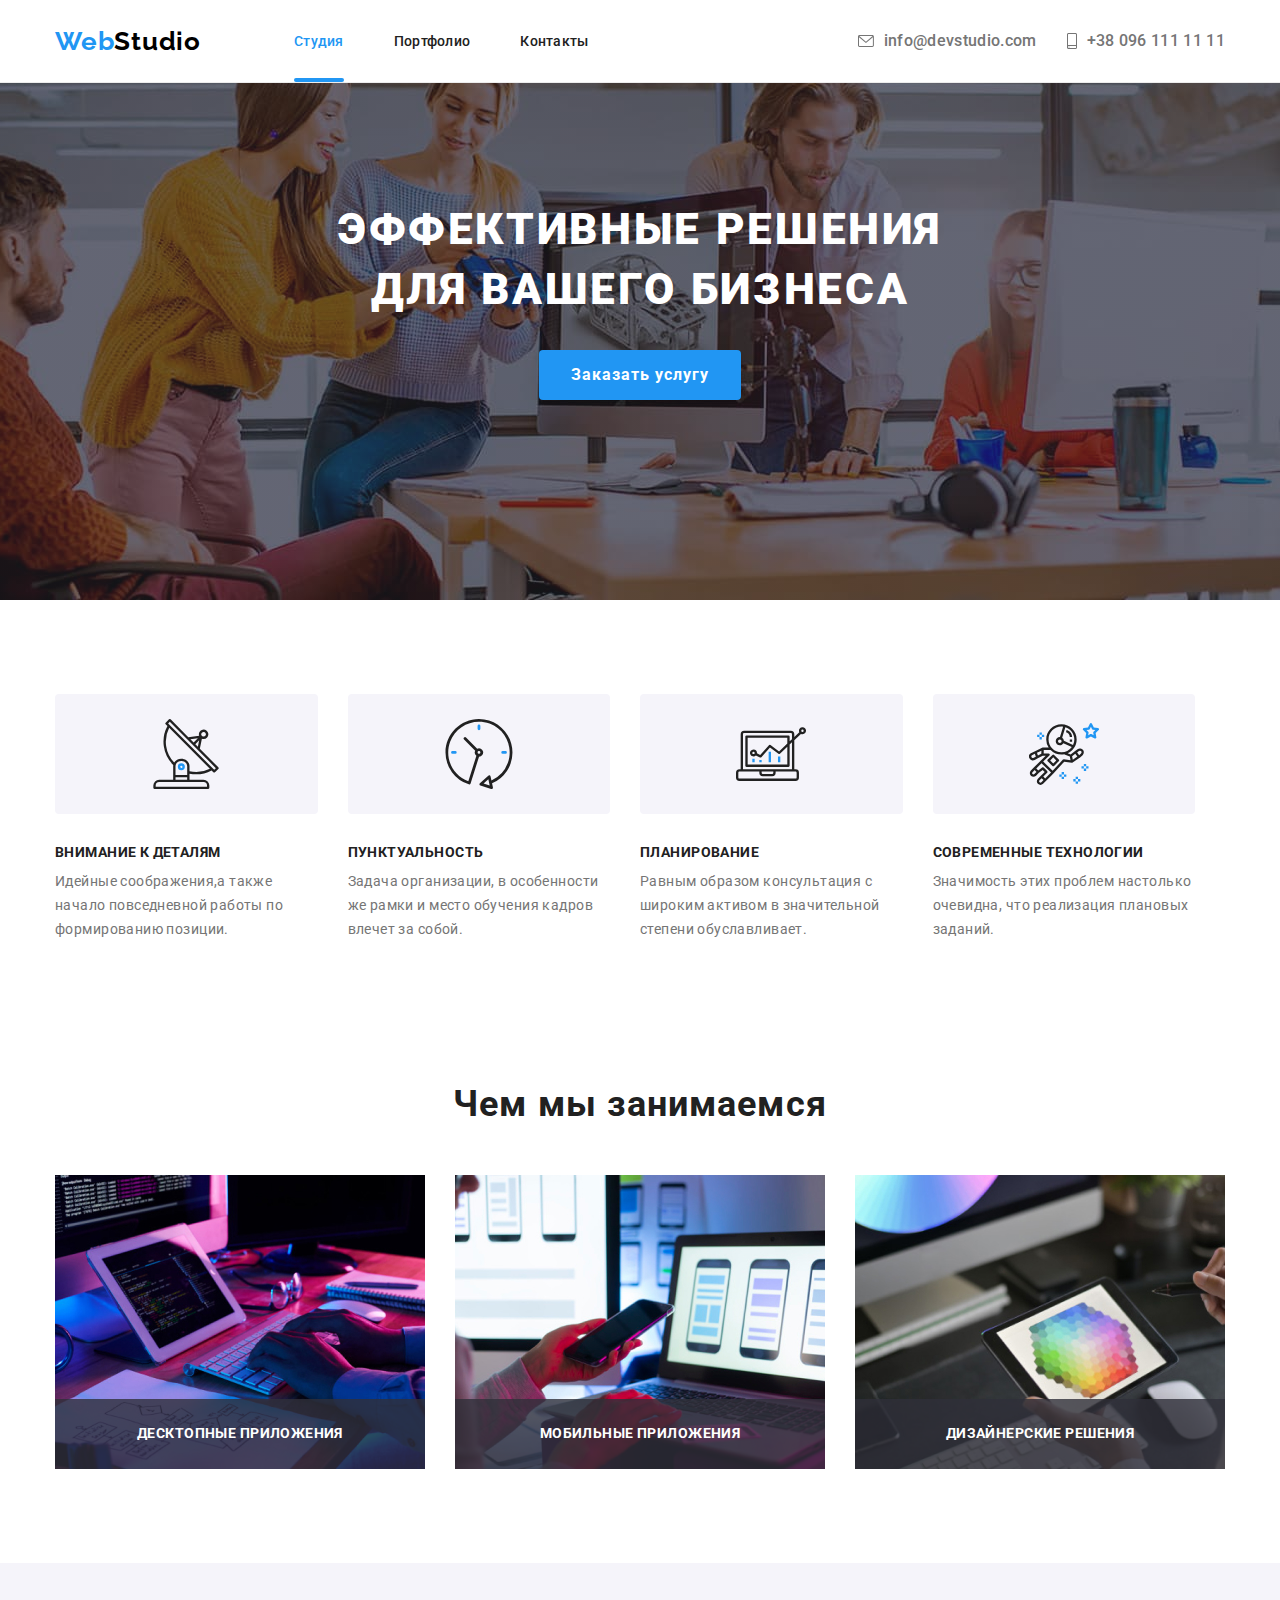
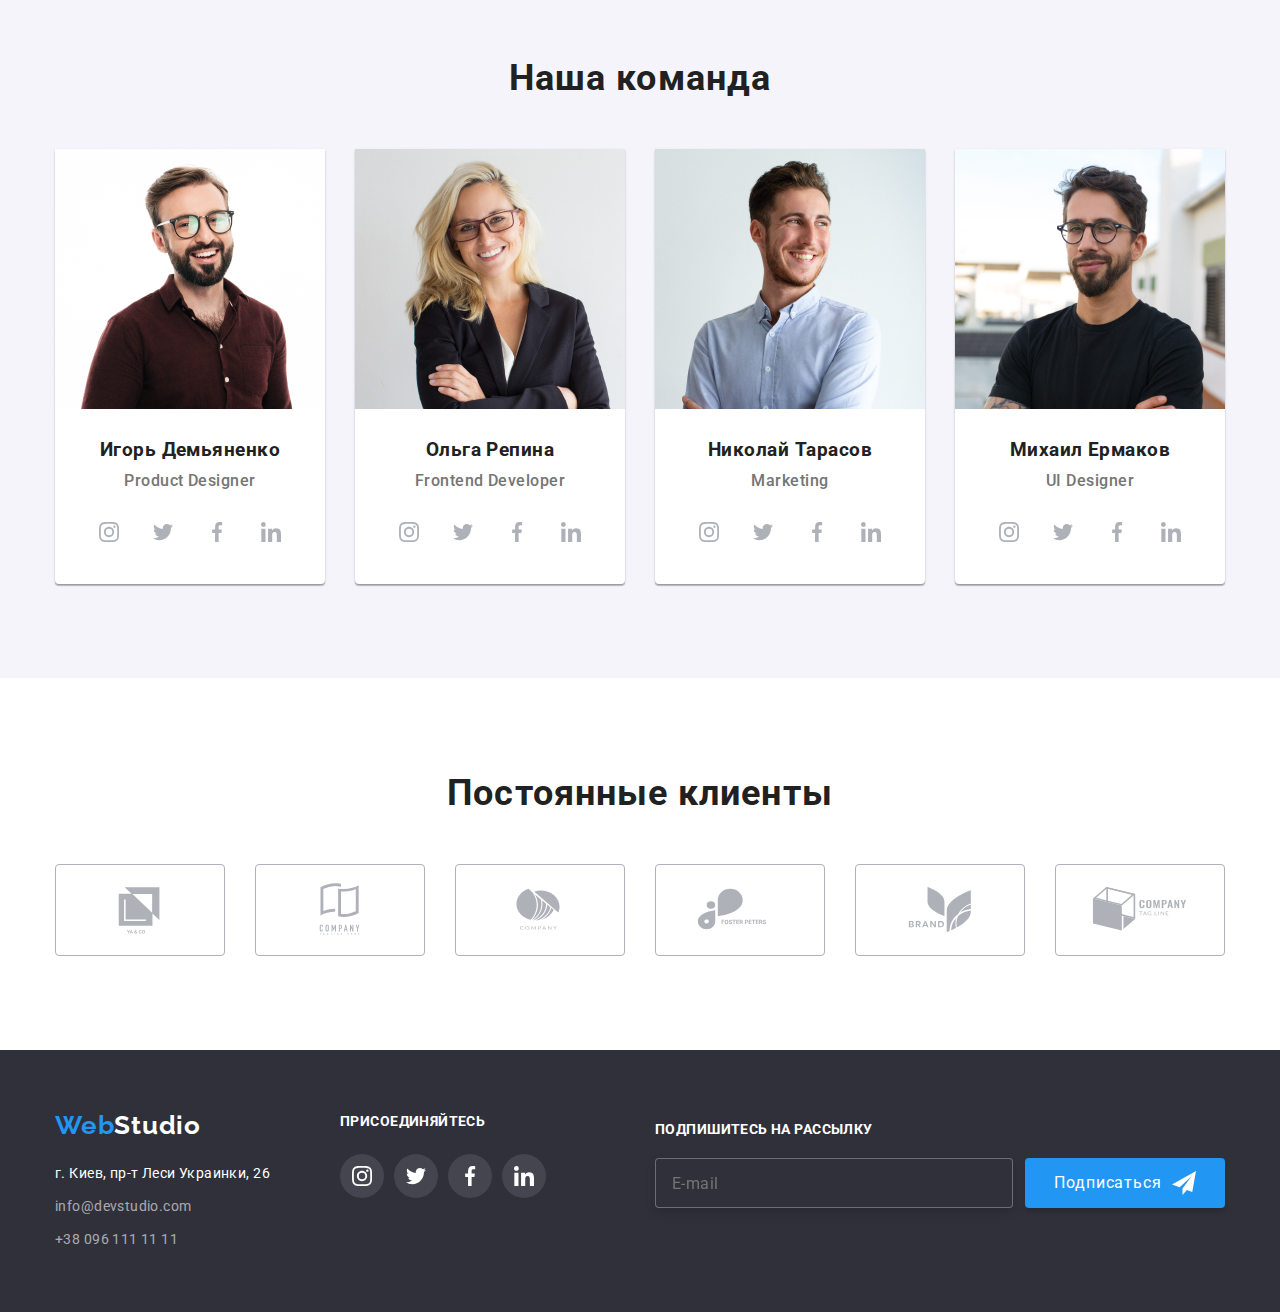
<file: index.html>
<!DOCTYPE html>
<html lang="ru">
  <head>
    <meta charset="UTF-8" />
    <meta http-equiv="X-UA-Compatible" content="IE=edge" />
    <meta name="viewport" content="width=device-width, initial-scale=1.0" />
    <title>WebStudio</title>
    <link rel="preconnect" href="https://fonts.googleapis.com" />
    <link rel="preconnect" href="https://fonts.gstatic.com" crossorigin />
    <link
      href="https://fonts.googleapis.com/css2?family=Raleway:wght@700&family=Roboto:wght@400;500;700;900&display=swap"
      rel="stylesheet"
    />
    <link
      rel="stylesheet"
      href="https://cdnjs.cloudflare.com/ajax/libs/modern-normalize/1.1.0/modern-normalize.min.css"
    />
    <link rel="stylesheet" href="./css/main.min.css" />
  </head>
  <body>
    <!-- Header section -->
    <header class="header">
      <div class="header-container container">
        <a class="logo link" lang="en" href="./index.html"
          >Web<span class="logo-dark">Studio</span>
        </a>
        <button
          type="button"
          class="header-button"
          aria-expanded="false"
          aria-label="Активатор мобильного меню"
          data-menu-button
        >
          <svg class="header-button__icon" width="40" height="40">
            <use class="header__icon-close" href="./images/icons.svg#icon-close"></use>
            <use class="header__icon-menu" href="./images/icons.svg#icon-menu"></use>
          </svg>
        </button>
        <div class="mob-menu is-open">
          <div class="mob-menu-container">
            <nav class="nav">
              <ul class="nav-list list">
                <li class="nav-item">
                  <a class="nav-link link active-current" href="./index.html">Студия</a>
                </li>
                <li class="nav-item">
                  <a class="nav-link link" href="./portfolio.html">Портфолио</a>
                </li>
                <li class="nav-item">
                  <a class="nav-link link" href="">Контакты</a>
                </li>
              </ul>
            </nav>
            <div class="mob-wrap">
              <ul class="contacts list">
                <li>
                  <a class="contacts__mail link" href="malito:info@devstudio.com">
                    <svg class="icon-mail" width="16px" height="12px">
                      <use href="./images/icons.svg#icon-mail"></use>
                    </svg>
                    info@devstudio.com
                  </a>
                </li>
                <li>
                  <a class="contacts__tel link" href="tel:+380961111111">
                    <svg class="icon-smartphone" width="10px" height="16px">
                      <use href="./images/icons.svg#icon-smartphone"></use>
                    </svg>
                    +38 096 111 11 11
                  </a>
                </li>
              </ul>
              <ul class="header-socials list">
                <li class="header-socials__item">
                  <a class="header-socials__link link" href="#">Instagram</a>
                </li>
                <li class="header-socials__item">
                  <div class="header-socials__border"></div>
                  <a class="header-socials__link link" href="#">Twitter</a>
                </li>
                <li class="header-socials__item">
                  <div class="header-socials__border"></div>
                  <a class="header-socials__link link" href="#">Facebook</a>
                </li>
                <li class="header-socials__item">
                  <div class="header-socials__border"></div>
                  <a class="header-socials__link link" href="#">LinkedIn</a>
                </li>
              </ul>
            </div>
          </div>
        </div>
      </div>
    </header>
    <!-- Main section -->
    <main>
      <!-- Секция Герой -->
      <section class="hero-section">
        <div class="container">
          <h1 class="hero-text">Эффективные решения для вашего бизнеса</h1>
          <button class="button" type="button" data-modal-open>Заказать услугу</button>
        </div>
      </section>
      <!-- Особенности -->
      <section class="skills">
        <div class="container">
          <ul class="skills-list list">
            <li class="skills-item">
              <div class="skills-box">
                <svg class="skills-icon-logo" width="70px" height="70px">
                  <use href="./images/icons.svg#icon-antenna"></use>
                </svg>
              </div>
              <h2 class="skills-title">Внимание к деталям</h2>
              <p class="skills-text">
                Идейные соображения,а также начало повседневной работы по формированию позиции.
              </p>
            </li>
            <li class="skills-item">
              <div class="skills-box">
                <svg class="skills-icon-logo" width="70px" height="70px">
                  <use href="./images/icons.svg#icon-clock"></use>
                </svg>
              </div>
              <h2 class="skills-title">Пунктуальность</h2>
              <p class="skills-text">
                Задача организации, в особенности же рамки и место обучения кадров влечет за собой.
              </p>
            </li>
            <li class="skills-item">
              <div class="skills-box">
                <svg class="skills-icon-logo" width="70px" height="70px">
                  <use href="./images/icons.svg#icon-diagram"></use>
                </svg>
              </div>
              <h2 class="skills-title">Планирование</h2>
              <p class="skills-text">
                Равным образом консультация с широким активом в значительной степени обуславливает.
              </p>
            </li>
            <li class="skills-item">
              <div class="skills-box">
                <svg class="skills-icon-logo" width="70px" height="70px">
                  <use href="./images/icons.svg#icon-astronaut"></use>
                </svg>
              </div>
              <h2 class="skills-title">Современные технологии</h2>
              <p class="skills-text">
                Значимость этих проблем настолько очевидна, что реализация плановых заданий.
              </p>
            </li>
          </ul>
        </div>
      </section>
      <!-- Чем мы занимаемся -->
      <section class="work">
        <div class="container">
          <h2 class="section__title">Чем мы занимаемся</h2>
          <ul class="work-list list">
            <li class="work-item">
              <img
                srcset="./images/desktop/box-1.jpg 1x, ./images/desktop/box-1@2x.jpg 2x"
                src="./images/origin/box-1.jpg"
                width="370"
                alt="кодинг"
              />
              <h3 class="work-card-title">Десктопные приложения</h3>
            </li>
            <li class="work-item">
              <img
                srcset="./images/desktop/box-2.jpg 1x, ./images/desktop/box-2@2x.jpg 2x"
                src="./images/origin/box-2.jpg"
                width="370"
                alt="мобильный телефон в руке"
              />
              <h3 class="work-card-title">Мобильные приложения</h3>
            </li>
            <li class="work-item">
              <img
                srcset="./images/desktop/box-3.jpg 1x, ./images/desktop/box-3@2x.jpg 2x"
                src="./images/origin/box-3.jpg"
                width="370"
                alt="выбор цвета на планшете"
              />
              <h3 class="work-card-title">Дизайнерские решения</h3>
            </li>
          </ul>
        </div>
      </section>
      <!-- Наша команда -->
      <section class="team">
        <div class="container">
          <h2 class="section__title">Наша команда</h2>
          <ul class="team__list list">
            <li class="team__item">
              <img
                srcset="
                  ./images/desktop/team-1.jpg    270w,
                  ./images/desktop/team-1@2x.jpg 540w,
                  ./images/tablet/team-1.jpg     354w,
                  ./images/tablet/team-1@2x.jpg  708w,
                  ./images/mobile/team-1.jpg     450w,
                  ./images/mobile/team-1@2x.jpg  900w
                "
                sizes="(min-width: 1200px) 270px, (min-width: 768px) 354px, (max-width: 767px) 450px, 270px"
                src="./images/origin/team-1.jpg"
                width="270"
                alt="product-designer"
              />
              <div class="team__wrapper">
                <h3 class="team__name">Игорь Демьяненко</h3>
                <p class="team__position" lang="en">Product Designer</p>
                <ul class="socials list">
                  <li class="socials__item">
                    <a class="socials__link link" href="#">
                      <svg class="socials__icon" width="20" height="20">
                        <use href="./images/icons.svg#icon-instagram"></use>
                      </svg>
                    </a>
                  </li>
                  <li class="socials__item">
                    <a class="socials__link link" href="#">
                      <svg class="socials__icon" width="20" height="20">
                        <use href="./images/icons.svg#icon-twitter"></use>
                      </svg>
                    </a>
                  </li>
                  <li class="socials__item">
                    <a class="socials__link link" href="#">
                      <svg class="socials__icon" width="20" height="20">
                        <use href="./images/icons.svg#icon-facebook"></use>
                      </svg>
                    </a>
                  </li>
                  <li class="socials__item">
                    <a class="socials__link link" href="#">
                      <svg class="socials__icon" width="20" height="20">
                        <use href="./images/icons.svg#icon-linkedin"></use>
                      </svg>
                    </a>
                  </li>
                </ul>
              </div>
            </li>
            <li class="team__item">
              <img
                srcset="
                  ./images/desktop/team-2.jpg    270w,
                  ./images/desktop/team-2@2x.jpg 540w,
                  ./images/tablet/team-2.jpg     354w,
                  ./images/tablet/team-2@2x.jpg  708w,
                  ./images/mobile/team-2.jpg     450w,
                  ./images/mobile/team-2@2x.jpg  900w
                "
                sizes="(min-width: 1200px) 270px, (min-width: 768px) 354px, (max-width: 767px) 450px, 270px"
                src="./images/origin/team-2.jpg"
                width="270"
                alt="frontend-developer"
              />
              <div class="team__wrapper">
                <h3 class="team__name">Ольга Репина</h3>
                <p class="team__position" lang="en">Frontend Developer</p>
                <ul class="socials list">
                  <li class="socials__item">
                    <a class="socials__link link" href="#">
                      <svg class="socials__icon" width="20" height="20">
                        <use href="./images/icons.svg#icon-instagram"></use>
                      </svg>
                    </a>
                  </li>
                  <li class="socials__item">
                    <a class="socials__link link" href="#">
                      <svg class="socials__icon" width="20" height="20">
                        <use href="./images/icons.svg#icon-twitter"></use>
                      </svg>
                    </a>
                  </li>
                  <li class="socials__item">
                    <a class="socials__link link" href="#">
                      <svg class="socials__icon" width="20" height="20">
                        <use href="./images/icons.svg#icon-facebook"></use>
                      </svg>
                    </a>
                  </li>
                  <li class="socials__item">
                    <a class="socials__link link" href="#">
                      <svg class="socials__icon" width="20" height="20">
                        <use href="./images/icons.svg#icon-linkedin"></use>
                      </svg>
                    </a>
                  </li>
                </ul>
              </div>
            </li>
            <li class="team__item">
              <img
                srcset="
                  ./images/desktop/team-3.jpg    270w,
                  ./images/desktop/team-3@2x.jpg 540w,
                  ./images/tablet/team-3.jpg     354w,
                  ./images/tablet/team-3@2x.jpg  708w,
                  ./images/mobile/team-3.jpg     450w,
                  ./images/mobile/team-3@2x.jpg  900w
                "
                sizes="(min-width: 1200px) 270px, (min-width: 768px) 354px, (max-width: 767px) 450px, 270px"
                src="./images/origin/team-3.jpg"
                width="270"
                alt="marketing"
              />
              <div class="team__wrapper">
                <h3 class="team__name">Николай Тарасов</h3>
                <p class="team__position" lang="en">Marketing</p>
                <ul class="socials list">
                  <li class="socials__item">
                    <a class="socials__link link" href="#">
                      <svg class="socials__icon" width="20" height="20">
                        <use href="./images/icons.svg#icon-instagram"></use>
                      </svg>
                    </a>
                  </li>
                  <li class="socials__item">
                    <a class="socials__link link" href="#">
                      <svg class="socials__icon" width="20" height="20">
                        <use href="./images/icons.svg#icon-twitter"></use>
                      </svg>
                    </a>
                  </li>
                  <li class="socials__item">
                    <a class="socials__link link" href="#">
                      <svg class="socials__icon" width="20" height="20">
                        <use href="./images/icons.svg#icon-facebook"></use>
                      </svg>
                    </a>
                  </li>
                  <li class="socials__item">
                    <a class="socials__link link" href="#">
                      <svg class="socials__icon" width="20" height="20">
                        <use href="./images/icons.svg#icon-linkedin"></use>
                      </svg>
                    </a>
                  </li>
                </ul>
              </div>
            </li>
            <li class="team__item">
              <img
                srcset="
                  ./images/desktop/team-4.jpg    270w,
                  ./images/desktop/team-4@2x.jpg 540w,
                  ./images/tablet/team-4.jpg     354w,
                  ./images/tablet/team-4@2x.jpg  708w,
                  ./images/mobile/team-4.jpg     450w,
                  ./images/mobile/team-4@2x.jpg  900w
                "
                sizes="(min-width: 1200px) 270px, (min-width: 768px) 354px, (max-width: 767px) 450px, 270px"
                src="./images/origin/team-4.jpg"
                width="270"
                alt="ui-designer"
              />
              <div class="team__wrapper">
                <h3 class="team__name">Михаил Ермаков</h3>
                <p class="team__position" lang="en">UI Designer</p>
                <ul class="socials list">
                  <li class="socials__item">
                    <a class="socials__link link" href="#">
                      <svg class="socials__icon" width="20" height="20">
                        <use href="./images/icons.svg#icon-instagram"></use>
                      </svg>
                    </a>
                  </li>
                  <li class="socials__item">
                    <a class="socials__link link" href="#">
                      <svg class="socials__icon" width="20" height="20">
                        <use href="./images/icons.svg#icon-twitter"></use>
                      </svg>
                    </a>
                  </li>
                  <li class="socials__item">
                    <a class="socials__link link" href="#">
                      <svg class="socials__icon" width="20" height="20">
                        <use href="./images/icons.svg#icon-facebook"></use>
                      </svg>
                    </a>
                  </li>
                  <li class="socials__item">
                    <a class="socials__link link" href="#">
                      <svg class="socials__icon" width="20" height="20">
                        <use href="./images/icons.svg#icon-linkedin"></use>
                      </svg>
                    </a>
                  </li>
                </ul>
              </div>
            </li>
          </ul>
        </div>
      </section>
      <!-- Постоянные клиенты -->
      <section class="client">
        <div class="container">
          <h2 class="section__title">Постоянные клиенты</h2>
          <ul class="client__list list">
            <li class="client__item">
              <a class="client__link link" href="#">
                <svg class="client__icon" width="106" height="60">
                  <use href="./images/icons.svg#icon-client-1"></use>
                </svg>
              </a>
            </li>
            <li class="client__item">
              <a class="client__link link" href="#">
                <svg class="client__icon" width="106" height="60">
                  <use href="./images/icons.svg#icon-client-2"></use>
                </svg>
              </a>
            </li>
            <li class="client__item">
              <a class="client__link link" href="#">
                <svg class="client__icon" width="106" height="60">
                  <use href="./images/icons.svg#icon-client-3"></use>
                </svg>
              </a>
            </li>
            <li class="client__item">
              <a class="client__link link" href="#">
                <svg class="client__icon" width="106" height="60">
                  <use href="./images/icons.svg#icon-client-4"></use>
                </svg>
              </a>
            </li>
            <li class="client__item">
              <a class="client__link link" href="#">
                <svg class="client__icon" width="106" height="60">
                  <use href="./images/icons.svg#icon-client-5"></use>
                </svg>
              </a>
            </li>
            <li class="client__item">
              <a class="client__link link" href="#">
                <svg class="client__icon" width="106" height="60">
                  <use href="./images/icons.svg#icon-client-6"></use>
                </svg>
              </a>
            </li>
          </ul>
        </div>
      </section>
    </main>
    <!-- Footer section -->
    <footer class="footer">
      <div class="container flex">
        <div class="footer-tablet">
          <div class="adress-container">
            <a class="logo link list" lang="en" href="./index.html"
              >Web<span class="logo-light">Studio</span></a
            >
            <address class="footer-address">
              <ul class="list">
                <li class="footer-item">
                  <a
                    class="address-text"
                    href="https://www.google.com/maps/place/%D0%B1%D1%83%D0%BB.+%D0%9B%D0%B5%D1%81%D0%B8+%D0%A3%D0%BA%D1%80%D0%B0%D0%B8%D0%BD%D0%BA%D0%B8,+26,+%D0%9A%D0%B8%D0%B5%D0%B2,+02000/@50.4265807,30.5383858,17z/data=!4m5!3m4!1s0x40d4cf0e033ecbe9:0x57a4dffefec77da0!8m2!3d50.4265807!4d30.5383858"
                    target="_blank"
                    >г. Киев, пр-т Леси Украинки, 26</a
                  >
                </li>
                <li class="footer-item">
                  <a class="footer-mail link" href="malito:info@devstudio.com"
                    >info@devstudio.com</a
                  >
                </li>
                <li class="footer-item">
                  <a class="footer-tel link" href="tel:+380961111111">+38 096 111 11 11</a>
                </li>
              </ul>
            </address>
          </div>
          <div class="connect">
            <strong class="connect__title">Присоединяйтесь</strong>
            <ul class="socials list">
              <li class="socials__item">
                <a class="socials__link link" href="#">
                  <svg class="socials__icon" width="20" height="20">
                    <use href="./images/icons.svg#icon-instagram"></use>
                  </svg>
                </a>
              </li>
              <li class="socials__item">
                <a class="socials__link link" href="#">
                  <svg class="socials__icon" width="20" height="20">
                    <use href="./images/icons.svg#icon-twitter"></use>
                  </svg>
                </a>
              </li>
              <li class="socials__item">
                <a class="socials__link link" href="#">
                  <svg class="socials__icon" width="20" height="20">
                    <use href="./images/icons.svg#icon-facebook"></use>
                  </svg>
                </a>
              </li>
              <li class="socials__item">
                <a class="socials__link link" href="#">
                  <svg class="socials__icon" width="20" height="20">
                    <use href="./images/icons.svg#icon-linkedin"></use>
                  </svg>
                </a>
              </li>
            </ul>
          </div>
        </div>
        <form class="subscription-form">
          <h2 class="subscription-title">Подпишитесь на рассылку</h2>
          <div class="subscription-mail-form">
            <input
              class="subscription-input"
              type="email"
              name="email"
              id="email"
              placeholder="E-mail"
            />
            <button class="subscription-button" type="submit">
              Подписаться
              <span>
                <svg class="subscription-icon" width="24" height="24">
                  <use href="./images/icons.svg#icon-telegram"></use>
                </svg>
              </span>
            </button>
          </div>
        </form>
      </div>
    </footer>
    <!-- Modal section-->
    <div class="backdrop is-hidden" data-modal>
      <div class="modal">
        <button class="modal-btn" data-modal-close>
          <svg class="close-icon" width="11" height="11">
            <use href="./images/icons.svg#icon-vector"></use>
          </svg>
        </button>
        <p class="form-title">Оставьте свои данные, мы вам перезвоним</p>
        <form class="collback-form" autocomplete="off">
          <ul class="form-list list">
            <li class="form-field">
              <label for="name" class="form-label">Имя</label>
              <input
                type="text"
                class="form-input"
                name="name"
                id="name"
                placeholder="Игорь"
                required
                autofocus
              />
              <svg class="form-icon" width="18" height="18">
                <use href="./images/icons.svg#icon-form-person"></use>
              </svg>
            </li>
            <li class="form-field">
              <label for="tel" class="form-label">Телефон</label>
              <input
                type="tel"
                class="form-input"
                name="tel"
                id="tel"
                title="=380 (93) 111 11 11"
                pattern=""
                placeholder="380 (93) 111 11 11"
                required
              />
              <svg class="form-icon" width="18" height="18">
                <use href="./images/icons.svg#icon-form-phone"></use>
              </svg>
            </li>
            <li class="form-field">
              <label for="mail" class="form-label">Почта</label>
              <input
                type="email"
                class="form-input"
                name="mail"
                id="mail"
                placeholder="123@ukr.net"
                required
              />
              <svg class="form-icon" width="18" height="18">
                <use href="./images/icons.svg#icon-form-email"></use>
              </svg>
            </li>
            <li class="form-field">
              <label for="comment" class="form-label">Комментарий</label>
              <textarea
                class="form-input form-textarea"
                id="comment"
                rows="5"
                placeholder="Введите текст"
                required
              ></textarea>
            </li>
          </ul>
          <label for="checkbox" class="checkbox-label">
            <input type="checkbox" name="checkbox" id="checkbox" class="checkbox-input" />
            <span class="checkbox-icon">
              <svg class="check-icon" width="16" height="15">
                <use href="./images/icons.svg#icon-check"></use>
              </svg>
            </span>
            <span>
              Соглашаюсь с рассылкой и принимаю&nbsp;
              <a href="#" class="pact-link"> Условия договора</a>
            </span>
          </label>
          <button type="submit" class="form-button">Отправить</button>
        </form>
      </div>
    </div>
    <script src="./js/modal.js"></script>
    <script src="./js/mobile-menu.js"></script>
  </body>
</html>
</file>
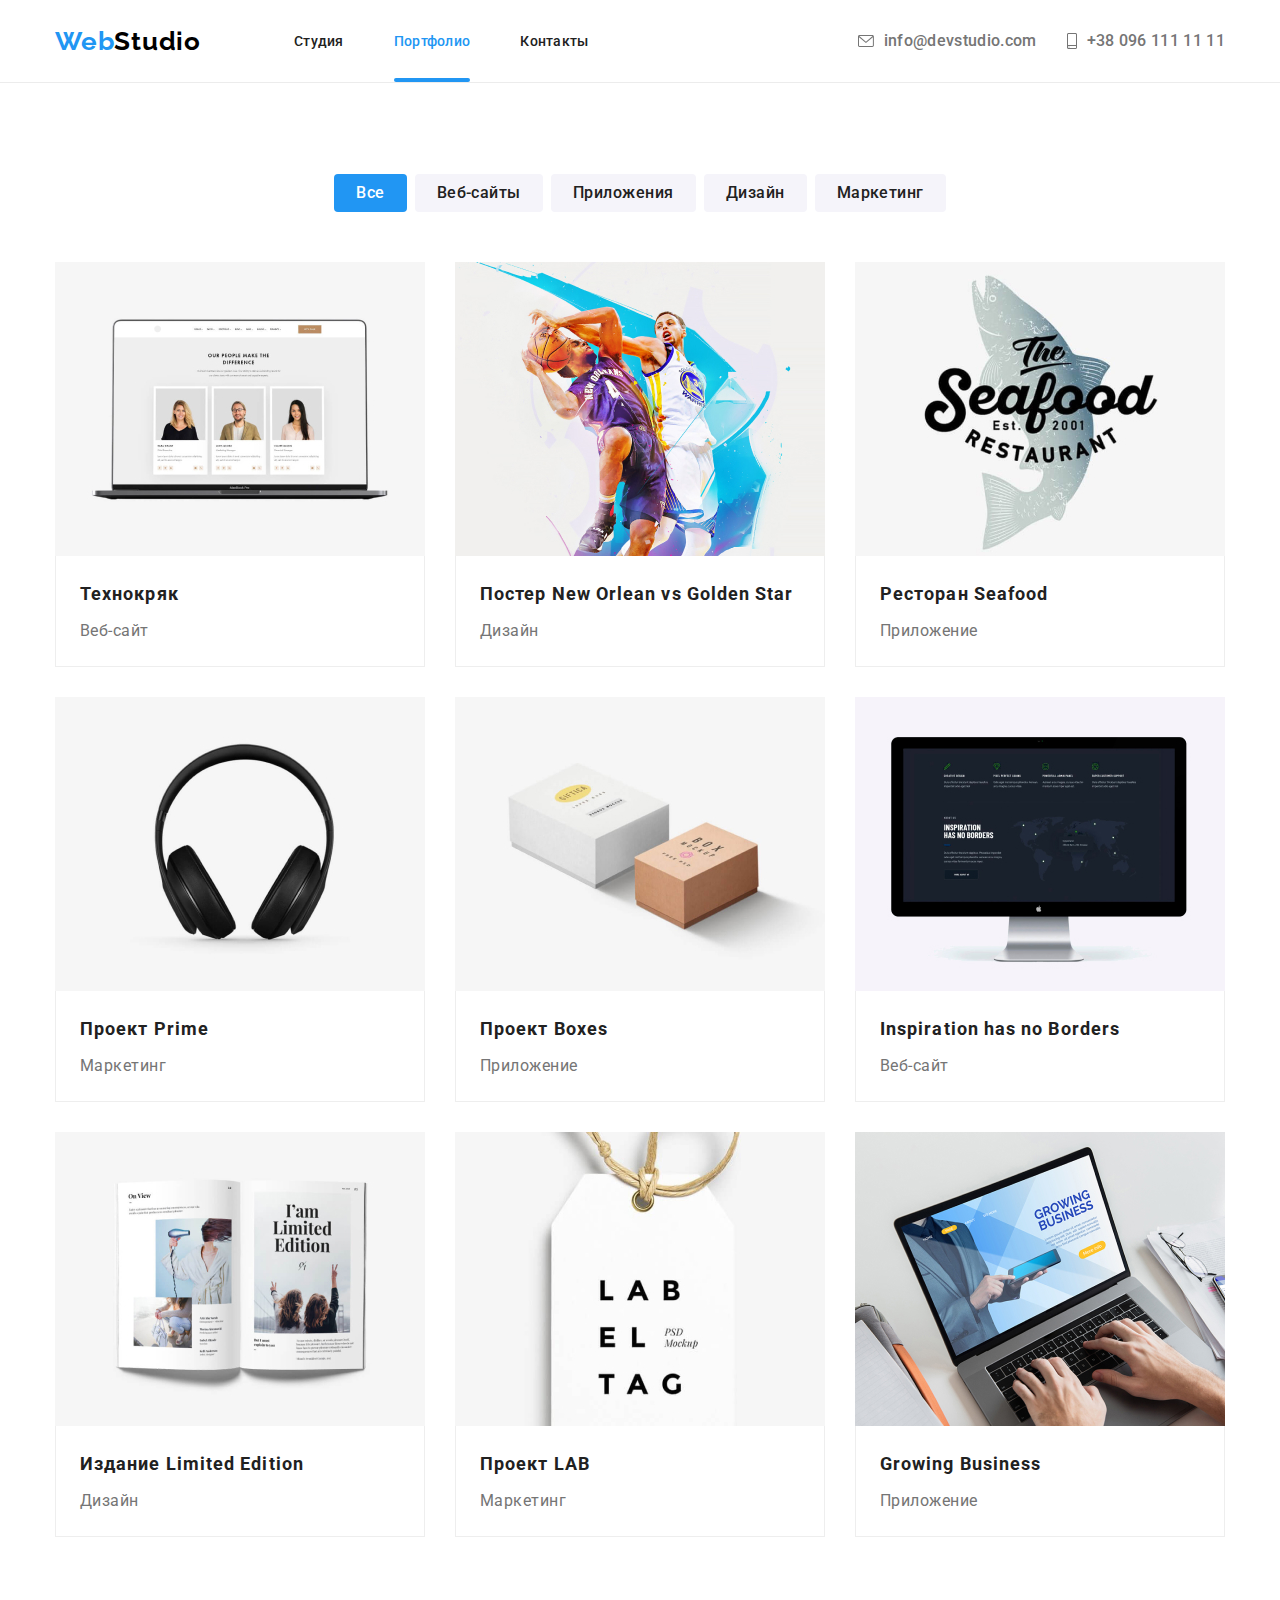
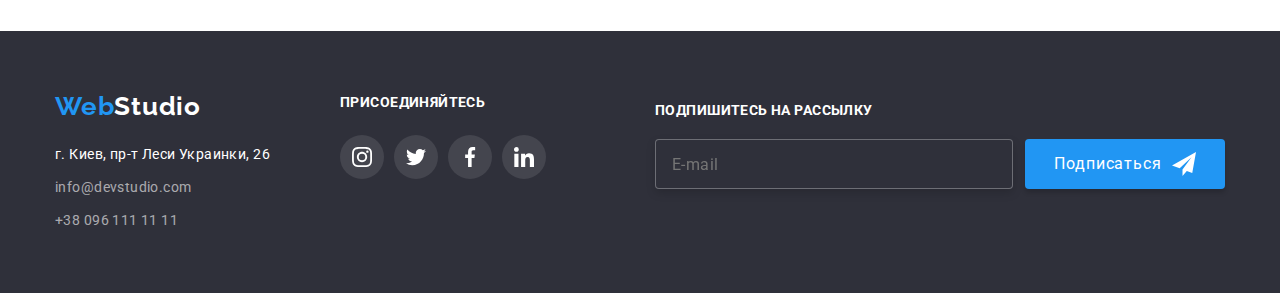
<file: portfolio.html>
<!DOCTYPE html>
<html lang="ru">
  <head>
    <meta charset="UTF-8" />
    <meta http-equiv="X-UA-Compatible" content="IE=edge" />
    <meta name="viewport" content="width=device-width, initial-scale=1.0" />
    <title>portfolio</title>
    <link rel="preconnect" href="https://fonts.googleapis.com" />
    <link rel="preconnect" href="https://fonts.gstatic.com" crossorigin />
    <link
      href="https://fonts.googleapis.com/css2?family=Raleway:wght@700&family=Roboto:wght@400;500;700;900&display=swap"
      rel="stylesheet"
    />
    <link
      rel="stylesheet"
      href="https://cdnjs.cloudflare.com/ajax/libs/modern-normalize/1.1.0/modern-normalize.min.css"
    />
    <link rel="stylesheet" href="./css/main.min.css" />
  </head>
  <body>
    <!-- Header section -->
    <header class="header">
      <div class="header-container container">
        <a class="logo link" lang="en" href="./index.html"
          >Web<span class="logo-dark">Studio</span>
        </a>
        <button
          type="button"
          class="header-button"
          aria-expanded="false"
          aria-label="Активатор мобильного меню"
          data-menu-button
        >
          <svg class="header-button__icon" width="40" height="40">
            <use class="header__icon-close" href="./images/icons.svg#icon-close"></use>
            <use class="header__icon-menu" href="./images/icons.svg#icon-menu"></use>
          </svg>
        </button>
        <div class="mob-menu is-open">
          <div class="mob-menu-container">
            <nav class="nav">
              <ul class="nav-list list">
                <li class="nav-item">
                  <a class="nav-link link" href="./index.html">Студия</a>
                </li>
                <li class="nav-item">
                  <a class="nav-link link active-current" href="./portfolio.html">Портфолио</a>
                </li>
                <li class="nav-item">
                  <a class="nav-link link" href="">Контакты</a>
                </li>
              </ul>
            </nav>
            <div class="mob-wrap">
              <ul class="contacts list">
                <li>
                  <a class="contacts__mail link" href="malito:info@devstudio.com">
                    <svg class="icon-mail" width="16px" height="12px">
                      <use href="./images/icons.svg#icon-mail"></use>
                    </svg>
                    info@devstudio.com
                  </a>
                </li>
                <li>
                  <a class="contacts__tel link" href="tel:+380961111111">
                    <svg class="icon-smartphone" width="10px" height="16px">
                      <use href="./images/icons.svg#icon-smartphone"></use>
                    </svg>
                    +38 096 111 11 11
                  </a>
                </li>
              </ul>
              <ul class="header-socials list">
                <li class="header-socials__item">
                  <a class="header-socials__link link" href="#">Instagram</a>
                </li>
                <li class="header-socials__item">
                  <div class="header-socials__border"></div>
                  <a class="header-socials__link link" href="#">Twitter</a>
                </li>
                <li class="header-socials__item">
                  <div class="header-socials__border"></div>
                  <a class="header-socials__link link" href="#">Facebook</a>
                </li>
                <li class="header-socials__item">
                  <div class="header-socials__border"></div>
                  <a class="header-socials__link link" href="#">LinkedIn</a>
                </li>
              </ul>
            </div>
          </div>
        </div>
      </div>
    </header>
    <!-- Main section -->
    <main>
      <section class="section portfolio">
        <div class="container portfolio-container">
          <ul class="btn-list list">
            <li class="btn-item">
              <button class="portfolio-button current" type="button">Все</button>
            </li>
            <li class="btn-item">
              <button class="portfolio-button" type="button">Веб-сайты</button>
            </li>
            <li class="btn-item">
              <button class="portfolio-button" type="button">Приложения</button>
            </li>
            <li class="btn-item">
              <button class="portfolio-button" type="button">Дизайн</button>
            </li>
            <li class="btn-item">
              <button class="portfolio-button" type="button">Маркетинг</button>
            </li>
          </ul>
          <ul class="portfolio-list list">
            <li class="portfolio-item">
              <a class="portfolio-link" href="#">
                <div class="portfolio-box">
                  <img
                    srcset="
                      ./images/desktop/portfolio-1.jpg    370w,
                      ./images/desktop/portfolio-1@2x.jpg 740w,
                      ./images/tablet/portfolio-1.jpg     354w,
                      ./images/tablet/portfolio-1@2x.jpg  708w,
                      ./images/mobile/portfolio-1.jpg     450w,
                      ./images/mobile/portfolio-1@2x.jpg  900w
                    "
                    sizes="(min-width: 1200px) 370px, (min-width: 768px) 354px, (max-width: 767px) 450px,  370px"
                    class="image"
                    src="./images/origin/portfolio-1.jpg"
                    width="370"
                    alt="команда в ноутбуке"
                  />
                  <div class="portfolio-wrap">
                    <p class="portfolio-text">
                      Ресурс предлагает комплексные предложения с разным уровнем функционала и
                      сервисов. Все это позволит посетителю получить исчерпывающие сведения о
                      компании или частном лице.
                    </p>
                  </div>
                </div>
                <div class="portfolio-discription">
                  <h2 class="portfolio-title">Технокряк</h2>
                  <p class="portfolio-subtitle">Веб-сайт</p>
                </div>
              </a>
            </li>
            <li class="portfolio-item">
              <a class="portfolio-link" href="#">
                <div class="portfolio-box">
                  <img
                    srcset="
                      ./images/desktop/portfolio-2.jpg    370w,
                      ./images/desktop/portfolio-2@2x.jpg 740w,
                      ./images/tablet/portfolio-2.jpg     354w,
                      ./images/tablet/portfolio-2@2x.jpg  708w,
                      ./images/mobile/portfolio-2.jpg     450w,
                      ./images/mobile/portfolio-2@2x.jpg  900w
                    "
                    sizes="(min-width: 1200px) 370px, (min-width: 768px) 354px, (max-width: 767px) 450px,  370px"
                    class="image"
                    src="./images/origin/portfolio-2.jpg"
                    width="370"
                    alt="баскетбол"
                  />
                  <div class="portfolio-wrap">
                    <p class="portfolio-text">
                      Ресурс предлагает комплексные предложения с разным уровнем функционала и
                      сервисов. Все это позволит посетителю получить исчерпывающие сведения о
                      компании или частном лице.
                    </p>
                  </div>
                </div>
                <div class="portfolio-discription">
                  <h2 class="portfolio-title">Постер New Orlean vs Golden Star</h2>
                  <p class="portfolio-subtitle">Дизайн</p>
                </div>
              </a>
            </li>
            <li class="portfolio-item">
              <a class="portfolio-link" href="#">
                <div class="portfolio-box">
                  <img
                    srcset="
                      ./images/desktop/portfolio-3.jpg    370w,
                      ./images/desktop/portfolio-3@2x.jpg 740w,
                      ./images/tablet/portfolio-3.jpg     354w,
                      ./images/tablet/portfolio-3@2x.jpg  708w,
                      ./images/mobile/portfolio-3.jpg     450w,
                      ./images/mobile/portfolio-3@2x.jpg  900w
                    "
                    sizes="(min-width: 1200px) 370px, (min-width: 768px) 354px, (max-width: 767px) 450px,  370px"
                    class="image"
                    src="./images/origin/portfolio-3.jpg"
                    width="370"
                    alt="ресторан"
                  />
                  <div class="portfolio-wrap">
                    <p class="portfolio-text">
                      Ресурс предлагает комплексные предложения с разным уровнем функционала и
                      сервисов. Все это позволит посетителю получить исчерпывающие сведения о
                      компании или частном лице.
                    </p>
                  </div>
                </div>
                <div class="portfolio-discription">
                  <h2 class="portfolio-title">Ресторан Seafood</h2>
                  <p class="portfolio-subtitle">Приложение</p>
                </div>
              </a>
            </li>
            <li class="portfolio-item">
              <a class="portfolio-link" href="#">
                <div class="portfolio-box">
                  <img
                    srcset="
                      ./images/desktop/portfolio-4.jpg    370w,
                      ./images/desktop/portfolio-4@2x.jpg 740w,
                      ./images/tablet/portfolio-4.jpg     354w,
                      ./images/tablet/portfolio-4@2x.jpg  708w,
                      ./images/mobile/portfolio-4.jpg     450w,
                      ./images/mobile/portfolio-4@2x.jpg  900w
                    "
                    sizes="(min-width: 1200px) 370px, (min-width: 768px) 354px, (max-width: 767px) 450px,  370px"
                    class="image"
                    src="./images/origin/portfolio-4.jpg"
                    width="370"
                    alt="наушники"
                  />
                  <div class="portfolio-wrap">
                    <p class="portfolio-text">
                      Ресурс предлагает комплексные предложения с разным уровнем функционала и
                      сервисов. Все это позволит посетителю получить исчерпывающие сведения о
                      компании или частном лице.
                    </p>
                  </div>
                </div>
                <div class="portfolio-discription">
                  <h2 class="portfolio-title">Проект Prime</h2>
                  <p class="portfolio-subtitle">Маркетинг</p>
                </div>
              </a>
            </li>
            <li class="portfolio-item">
              <a class="portfolio-link" href="#">
                <div class="portfolio-box">
                  <img
                    srcset="
                      ./images/desktop/portfolio-5.jpg    370w,
                      ./images/desktop/portfolio-5@2x.jpg 740w,
                      ./images/tablet/portfolio-5.jpg     354w,
                      ./images/tablet/portfolio-5@2x.jpg  708w,
                      ./images/mobile/portfolio-5.jpg     450w,
                      ./images/mobile/portfolio-5@2x.jpg  900w
                    "
                    sizes="(min-width: 1200px) 370px, (min-width: 768px) 354px, (max-width: 767px) 450px,  370px"
                    class="image"
                    src="./images/origin/portfolio-5.jpg"
                    width="370"
                    alt="коробки"
                  />
                  <div class="portfolio-wrap">
                    <p class="portfolio-text">
                      Ресурс предлагает комплексные предложения с разным уровнем функционала и
                      сервисов. Все это позволит посетителю получить исчерпывающие сведения о
                      компании или частном лице.
                    </p>
                  </div>
                </div>
                <div class="portfolio-discription">
                  <h2 class="portfolio-title">Проект Boxes</h2>
                  <p class="portfolio-subtitle">Приложение</p>
                </div>
              </a>
            </li>
            <li class="portfolio-item">
              <a class="portfolio-link" href="#">
                <div class="portfolio-box">
                  <img
                    srcset="
                      ./images/desktop/portfolio-6.jpg    370w,
                      ./images/desktop/portfolio-6@2x.jpg 740w,
                      ./images/tablet/portfolio-6.jpg     354w,
                      ./images/tablet/portfolio-6@2x.jpg  708w,
                      ./images/mobile/portfolio-6.jpg     450w,
                      ./images/mobile/portfolio-6@2x.jpg  900w
                    "
                    sizes="(min-width: 1200px) 370px, (min-width: 768px) 354px, (max-width: 767px) 450px,  370px"
                    class="image"
                    src="./images/origin/portfolio-6.jpg"
                    width="370"
                    alt="монитор"
                  />
                  <div class="portfolio-wrap">
                    <p class="portfolio-text">
                      Ресурс предлагает комплексные предложения с разным уровнем функционала и
                      сервисов. Все это позволит посетителю получить исчерпывающие сведения о
                      компании или частном лице.
                    </p>
                  </div>
                </div>
                <div class="portfolio-discription">
                  <h2 class="portfolio-title">Inspiration has no Borders</h2>
                  <p class="portfolio-subtitle">Веб-сайт</p>
                </div>
              </a>
            </li>
            <li class="portfolio-item">
              <a class="portfolio-link" href="#">
                <div class="portfolio-box">
                  <img
                    srcset="
                      ./images/desktop/portfolio-7.jpg    370w,
                      ./images/desktop/portfolio-7@2x.jpg 740w,
                      ./images/tablet/portfolio-7.jpg     354w,
                      ./images/tablet/portfolio-7@2x.jpg  708w,
                      ./images/mobile/portfolio-7.jpg     450w,
                      ./images/mobile/portfolio-7@2x.jpg  900w
                    "
                    sizes="(min-width: 1200px) 370px, (min-width: 768px) 354px, (max-width: 767px) 450px,  370px"
                    class="image"
                    src="./images/origin/portfolio-7.jpg"
                    width="370"
                    alt="журнал"
                  />
                  <div class="portfolio-wrap">
                    <p class="portfolio-text">
                      Ресурс предлагает комплексные предложения с разным уровнем функционала и
                      сервисов. Все это позволит посетителю получить исчерпывающие сведения о
                      компании или частном лице.
                    </p>
                  </div>
                </div>
                <div class="portfolio-discription">
                  <h2 class="portfolio-title">Издание Limited Edition</h2>
                  <p class="portfolio-subtitle">Дизайн</p>
                </div>
              </a>
            </li>
            <li class="portfolio-item">
              <a class="portfolio-link" href="#">
                <div class="portfolio-box">
                  <img
                    srcset="
                      ./images/desktop/portfolio-8.jpg    370w,
                      ./images/desktop/portfolio-8@2x.jpg 740w,
                      ./images/tablet/portfolio-8.jpg     354w,
                      ./images/tablet/portfolio-8@2x.jpg  708w,
                      ./images/mobile/portfolio-8.jpg     450w,
                      ./images/mobile/portfolio-8@2x.jpg  900w
                    "
                    sizes="(min-width: 1200px) 370px, (min-width: 768px) 354px, (max-width: 767px) 450px,  370px"
                    class="image"
                    src="./images/origin/portfolio-8.jpg"
                    width="370"
                    alt="бирка"
                  />
                  <div class="portfolio-wrap">
                    <p class="portfolio-text">
                      Ресурс предлагает комплексные предложения с разным уровнем функционала и
                      сервисов. Все это позволит посетителю получить исчерпывающие сведения о
                      компании или частном лице.
                    </p>
                  </div>
                </div>
                <div class="portfolio-discription">
                  <h2 class="portfolio-title">Проект LAB</h2>
                  <p class="portfolio-subtitle">Маркетинг</p>
                </div>
              </a>
            </li>
            <li class="portfolio-item">
              <a class="portfolio-link" href="#">
                <div class="portfolio-box">
                  <img
                    srcset="
                      ./images/desktop/portfolio-9.jpg    370w,
                      ./images/desktop/portfolio-9@2x.jpg 740w,
                      ./images/tablet/portfolio-9.jpg     354w,
                      ./images/tablet/portfolio-9@2x.jpg  708w,
                      ./images/mobile/portfolio-9.jpg     450w,
                      ./images/mobile/portfolio-9@2x.jpg  900w
                    "
                    sizes="(min-width: 1200px) 370px, (min-width: 768px) 354px, (max-width: 767px) 450px,  370px"
                    class="image"
                    src="./images/origin/portfolio-9.jpg"
                    width="370"
                    alt="ноут"
                  />
                  <div class="portfolio-wrap">
                    <p class="portfolio-text">
                      Ресурс предлагает комплексные предложения с разным уровнем функционала и
                      сервисов. Все это позволит посетителю получить исчерпывающие сведения о
                      компании или частном лице.
                    </p>
                  </div>
                </div>
                <div class="portfolio-discription">
                  <h2 class="portfolio-title">Growing Business</h2>
                  <p class="portfolio-subtitle">Приложение</p>
                </div>
              </a>
            </li>
          </ul>
        </div>
      </section>
    </main>
    <!-- Footer section -->
    <footer class="footer">
      <div class="container flex">
        <div class="footer-tablet">
          <div class="adress-container">
            <a class="logo link list" lang="en" href="./index.html"
              >Web<span class="logo-light">Studio</span></a
            >
            <address class="footer-address">
              <ul class="list">
                <li class="footer-item">
                  <a
                    class="address-text"
                    href="https://www.google.com/maps/place/%D0%B1%D1%83%D0%BB.+%D0%9B%D0%B5%D1%81%D0%B8+%D0%A3%D0%BA%D1%80%D0%B0%D0%B8%D0%BD%D0%BA%D0%B8,+26,+%D0%9A%D0%B8%D0%B5%D0%B2,+02000/@50.4265807,30.5383858,17z/data=!4m5!3m4!1s0x40d4cf0e033ecbe9:0x57a4dffefec77da0!8m2!3d50.4265807!4d30.5383858"
                    target="_blank"
                    >г. Киев, пр-т Леси Украинки, 26</a
                  >
                </li>
                <li class="footer-item">
                  <a class="footer-mail link" href="malito:info@devstudio.com"
                    >info@devstudio.com</a
                  >
                </li>
                <li class="footer-item">
                  <a class="footer-tel link" href="tel:+380961111111">+38 096 111 11 11</a>
                </li>
              </ul>
            </address>
          </div>
          <div class="connect">
            <strong class="connect__title">Присоединяйтесь</strong>
            <ul class="socials list">
              <li class="socials__item">
                <a class="socials__link link" href="#">
                  <svg class="socials__icon" width="20" height="20">
                    <use href="./images/icons.svg#icon-instagram"></use>
                  </svg>
                </a>
              </li>
              <li class="socials__item">
                <a class="socials__link link" href="#">
                  <svg class="socials__icon" width="20" height="20">
                    <use href="./images/icons.svg#icon-twitter"></use>
                  </svg>
                </a>
              </li>
              <li class="socials__item">
                <a class="socials__link link" href="#">
                  <svg class="socials__icon" width="20" height="20">
                    <use href="./images/icons.svg#icon-facebook"></use>
                  </svg>
                </a>
              </li>
              <li class="socials__item">
                <a class="socials__link link" href="#">
                  <svg class="socials__icon" width="20" height="20">
                    <use href="./images/icons.svg#icon-linkedin"></use>
                  </svg>
                </a>
              </li>
            </ul>
          </div>
        </div>
        <form class="subscription-form">
          <h2 class="subscription-title">Подпишитесь на рассылку</h2>
          <div class="subscription-mail-form">
            <input
              class="subscription-input"
              type="email"
              name="email"
              id="email"
              placeholder="E-mail"
            />
            <button class="subscription-button" type="submit">
              Подписаться
              <span>
                <svg class="subscription-icon" width="24" height="24">
                  <use href="./images/icons.svg#icon-telegram"></use>
                </svg>
              </span>
            </button>
          </div>
        </form>
      </div>
    </footer>
    <script src="./js/mobile-menu.js"></script>
  </body>
</html>
</file>
<file: css/main.min.css>
:root{--primary-title-color: #212121;--primary-text-color: #757575;--hover-focus-color: #2196f3;--main-font: "Roboto", sans-serif}.portfolio,.team,.work,.skills{padding-top:94px;padding-bottom:94px}body{color:#757575;background-color:#fff;font-family:var(--main-font)}p,h1,h2,h3,h4,h5,h6{margin:0}ul{margin:0;padding-left:0}button{cursor:pointer}a{color:currentColor}address{font-style:normal}img{display:block;max-width:100%;height:auto;width:100%}.link{text-decoration:none}.list{list-style:none;padding:0;margin:0}.container{width:100%;margin:0 auto;padding:0 15px}@media screen and (min-width: 480px){.container{max-width:480px}}@media screen and (min-width: 768px){.container{max-width:768px}}@media screen and (min-width: 1200px){.container{max-width:1200px}}.section{padding:94px 0px}.logo{padding:24px 0px;font-family:"Raleway",sans-serif;font-weight:700;font-size:24px;line-height:1.17;letter-spacing:.03em;color:#2196f3;transition-property:color;transition-duration:250ms;transition-timing-function:cubic-bezier(0.4, 0, 0.2, 1)}@media screen and (min-width: 1200px){.logo{font-size:26px;line-height:1.19}}.header-socials{display:flex;flex-wrap:wrap;margin-top:64px}@media screen and (min-width: 768px){.header-socials{display:none}}.header-socials__item{display:flex;margin-left:10px;margin-top:10px}.header-socials__link{font-weight:500;font-size:18px;line-height:1.22;letter-spacing:.02em;color:#2196f3}.header-socials__border{width:1px;height:22px;margin-right:10px;border:1px solid rgba(33,33,33,.2)}.button{display:flex;margin:0 auto;font-weight:700;font-size:16px;line-height:1.88;letter-spacing:.06em;color:#fff;background-color:#2196f3;box-shadow:0px 4px 4px rgba(0,0,0,.15);border-radius:4px;padding:10px 32px;min-width:200px;border:none;transition-property:background-color;transition-duration:250ms;transition-timing-function:cubic-bezier(0.4, 0, 0.2, 1)}.button:hover,.button:focus{background-color:#188ce8}.socials{display:flex;justify-content:center;margin-top:20px}.socials__item:not(:last-child){margin-right:10px}.socials__link{display:flex;justify-content:center;align-items:center;width:44px;height:44px;border-radius:50%;color:#afb1b8;transition-property:background-color,color;transition-duration:250ms;transition-timing-function:cubic-bezier(0.4, 0, 0.2, 1)}.socials__link:hover,.socials__link:focus{color:#fff;background-color:var(--hover-focus-color)}.socials__icon{fill:currentColor}.subscription-form{margin-top:60px}@media screen and (min-width: 1200px){.subscription-form{margin-left:auto;margin-top:0}}.subscription-title{margin-bottom:20px;font-weight:700;font-size:14px;line-height:1.14;letter-spacing:.03em;text-transform:uppercase;text-align:center;color:#fff}@media screen and (min-width: 1200px){.subscription-title{text-align:unset}}.subscription-mail-form{display:flex;flex-direction:column;justify-content:center;align-items:center}@media screen and (min-width: 1200px){.subscription-mail-form{flex-direction:unset;justify-content:unset;align-items:unset}}.subscription-input{margin:0 0 20px;max-width:450px;width:100%;padding:15px 16px;height:50px;font-size:16px;line-height:1.25;letter-spacing:.03em;color:rgba(255,255,255,.6);background-color:#2f303a;border:1px solid rgba(255,255,255,.3);filter:drop-shadow(0px 4px 4px rgba(0, 0, 0, 0.15));border-radius:4px}@media screen and (min-width: 1200px){.subscription-input{margin:0 12px 0 0;width:358px;max-width:disabled}}.subscription-mail-form input::placeholder{padding-top:15px 0}.subscription-button{display:flex;justify-content:center;align-items:center;text-align:center;padding:0;width:200px;height:50px;font-size:16px;line-height:1.88;letter-spacing:.06em;color:#fff;background-color:#2196f3;box-shadow:0px 4px 4px rgba(0,0,0,.15);border-radius:4px;border:none}.subscription-icon{display:flex;margin-left:10px;fill:currentColor;color:#fff}.section__title{text-align:center;color:var(--primary-title-color)}@media screen and (min-width: 320px){.section__title{font-weight:700;font-size:28px;line-height:33px;letter-spacing:.03em}}@media screen and (min-width: 1200px){.section__title{font-weight:700;font-size:36px;line-height:42px;letter-spacing:.03em}}.header{width:100%;top:0;left:0;min-height:80px;font-weight:500;font-size:14px;line-height:1.14;letter-spacing:.02em;border-bottom:1px solid #ececec;background-color:#fff}@media screen and (min-width: 1200px){.header{position:fixed;z-index:1}}.header-container{display:flex;align-items:center}.logo-dark{padding:24px 0px 25px;color:#000;transition-property:color;transition-duration:250ms;transition-timing-function:cubic-bezier(0.4, 0, 0.2, 1)}.logo-dark:hover,.logo-dark:focus{color:var(--hover-focus-color)}.header-button{position:relative;background-color:#fff;color:#000;border:none;z-index:10;margin-left:auto}@media screen and (min-width: 768px){.header-button{display:none}}.header-button:hover .header-button__icon,.header-button:focus .header-button__icon{fill:var(--hover-focus-color)}.header__icon-close{display:none}.header__icon-menu{display:block;margin-left:auto;margin-top:10px;margin-right:15px}.is-open .header__icon-close{display:block}.is-open .header__icon-menu{display:none}.mob-menu{width:100%}@media screen and (max-width: 767.5px){.mob-menu{position:fixed;z-index:2;background-color:#fff;top:0;left:0;width:100vw;height:100vh;padding:48px 40px;transition:400ms}}.mob-menu.is-open{transform:translateX(100%)}@media screen and (min-width: 768px){.mob-menu.is-open{transform:translateX(0)}}.mob-menu-container{display:flex;flex-direction:column;justify-content:space-between;padding:0;height:100%}@media screen and (min-width: 768px){.mob-menu-container{flex-direction:unset}}.nav{display:flex;align-items:center}@media screen and (min-width: 768px){.nav-list{display:flex;align-items:center;margin-left:83px;gap:50px}}@media screen and (min-width: 1200px){.nav-list{display:flex;align-items:center;margin-left:93px;gap:50px}}@media screen and (max-width: 767.5px){.nav-item:not(:last-child){margin-bottom:32px}}.nav-link{font-weight:500;font-size:40px;line-height:1.175;letter-spacing:.02em;color:#212121;transition-property:color;transition-duration:250ms;transition-timing-function:cubic-bezier(0.4, 0, 0.2, 1)}.nav-link:hover,.nav-link:focus{color:var(--hover-focus-color)}@media screen and (min-width: 768px){.nav-link{padding:32px 0;font-size:14px;line-height:1.1428571429}}.active-current{color:var(--hover-focus-color)}@media screen and (min-width: 768px){.active-current{position:relative;color:#2196f3}.active-current::after{position:absolute;content:"";bottom:-1px;left:0;display:block;width:100%;height:4px;background-color:#2196f3;border-radius:2px}}@media screen and (min-width: 768px){.mob-wrap{margin-left:auto}}.contacts{margin-left:auto;display:flex;flex-direction:column-reverse}.contacts .contacts__mail,.contacts .contacts__tel{display:flex;align-items:center}@media screen and (min-width: 768px){.contacts{flex-direction:column}.contacts .contacts__mail{display:flex;align-items:center;padding:21px 0 5px}.contacts .contacts__tel{display:flex;align-items:center;padding:5px 0 21px}}@media screen and (min-width: 1200px){.contacts{flex-direction:unset;margin-left:auto;display:flex;gap:30px}.contacts .contacts__mail,.contacts .contacts__tel{display:flex;align-items:center;padding:32px 0}}.contacts__mail{font-weight:500;font-size:24px;line-height:1.17;letter-spacing:.02em;color:#757575;transition-property:color;transition-duration:250ms;transition-timing-function:cubic-bezier(0.4, 0, 0.2, 1)}.contacts__mail:hover,.contacts__mail:focus{color:var(--hover-focus-color)}@media screen and (max-width: 767.5px){.contacts__mail{display:flex;margin-top:32px}}@media screen and (min-width: 768px){.contacts__mail{font-size:12px;line-height:1.17}}@media screen and (min-width: 1200px){.contacts__mail{font-size:16px;line-height:1.14}}.contacts__tel{font-weight:500;font-size:34px;line-height:1.18;letter-spacing:.02em;color:#2196f3}.contacts__tel:hover,.contacts__tel:focus{color:var(--hover-focus-color)}@media screen and (min-width: 768px){.contacts__tel{font-size:12px;line-height:1.17;color:#757575}}@media screen and (min-width: 1200px){.contacts__tel{font-size:16px;line-height:1.14}}.icon-mail,.icon-smartphone{display:none;margin-right:10px;fill:currentColor}@media screen and (min-width: 768px){.icon-mail,.icon-smartphone{display:block;margin-right:10px}}.hero-section{background:#2f303a;height:400px;width:100%;margin:0px auto;padding:118px 0;margin:0px auto;background-color:#c4c4c4;background-image:linear-gradient(45deg, rgba(47, 48, 58, 0.4), rgba(47, 48, 58, 0.4)),url("../images/mobile/hero.jpg");background-repeat:no-repeat;background-position:center;background-size:cover}@media(min-device-pixel-ratio: 2),(-webkit-min-device-pixel-ratio: 2),(min-resolution: 192dpi),(min-resolution: 2dppx){.hero-section{background-image:linear-gradient(45deg, rgba(47, 48, 58, 0.4), rgba(47, 48, 58, 0.4)),url("../images/mobile/hero@2x.jpg")}}@media screen and (min-width: 768px){.hero-section{background:#2f303a;height:400px;width:100%;margin:0px auto;padding:118px 0;margin:0px auto;background-color:#c4c4c4;background-image:linear-gradient(45deg, rgba(47, 48, 58, 0.4), rgba(47, 48, 58, 0.4)),url("../images/tablet/hero.jpg");background-repeat:no-repeat;background-position:center;background-size:cover}}@media screen and (min-width: 768px)and (min-device-pixel-ratio: 2),screen and (min-width: 768px)and (-webkit-min-device-pixel-ratio: 2),screen and (min-width: 768px)and (min-resolution: 192dpi),screen and (min-width: 768px)and (min-resolution: 2dppx){.hero-section{background-image:linear-gradient(45deg, rgba(47, 48, 58, 0.4), rgba(47, 48, 58, 0.4)),url("../images/tablet/hero@2x.jpg")}}@media screen and (min-width: 1200px){.hero-section{padding-top:200px;padding-bottom:200px;text-align:center;background:#2f303a;max-width:1600px;height:600px;margin:0px auto;background-color:#c4c4c4;background-image:linear-gradient(45deg, rgba(47, 48, 58, 0.4), rgba(47, 48, 58, 0.4)),url("../images/origin/hero.jpg");background-repeat:no-repeat;background-position:center;background-size:cover}}@media screen and (min-width: 1200px)and (min-device-pixel-ratio: 2),screen and (min-width: 1200px)and (-webkit-min-device-pixel-ratio: 2),screen and (min-width: 1200px)and (min-resolution: 192dpi),screen and (min-width: 1200px)and (min-resolution: 2dppx){.hero-section{background-image:linear-gradient(45deg, rgba(47, 48, 58, 0.4), rgba(47, 48, 58, 0.4)),url("../images/desktop/hero@2x.jpg")}}.hero-text{margin:0 auto 30px auto;text-align:center;max-width:360px;font-weight:900;font-size:26px;line-height:1.62;letter-spacing:.06em;text-transform:uppercase;color:#fff}@media screen and (min-width: 1200px){.hero-text{margin:0 auto 30px auto;font-weight:900;font-size:44px;line-height:1.36;letter-spacing:.06em;text-transform:uppercase;color:#fff;max-width:650px;text-align:center}}.skills{font-size:14px;line-height:1.14}@media screen and (min-width: 320px){.skills{padding:60px 0}}@media screen and (min-width: 1200px){.skills{padding:94px 0}}.skills-list{display:flex}@media screen and (min-width: 320px)and (max-width: 1199px){.skills-list{flex-wrap:wrap;gap:30px}}@media screen and (min-width: 768px){.skills-item{width:calc((100% - 60px)/2)}}@media screen and (min-width: 1200px){.skills-item{margin-right:30px}}.skills-box{display:flex;justify-content:center;align-items:center;content:"";height:120px;background-repeat:no-repeat;background-position:center;background:#f5f4fa;border-radius:4px;margin-bottom:30px}.skills-title{margin-bottom:10px;font-weight:700;font-size:14px;line-height:1.14;letter-spacing:.03em;font-weight:700;font-size:14px;line-height:16px;letter-spacing:.03em;text-transform:uppercase;color:var(--primary-title-color)}@media screen and (min-width: 320px)and (max-width: 1199px){.skills-title{display:flex;justify-content:center}}.skills-text{font-weight:400;font-size:14px;line-height:1.71;letter-spacing:.03em;color:var(--primary-text-color)}.work{padding-top:47px}@media screen and (max-width: 1199.5px){.work{display:none}}.work-list{display:flex;margin-top:50px}@media screen and (min-width: 1200px){.work-list{flex-wrap:wrap;gap:30px}}.work-item{position:relative}.work-card-title{position:absolute;bottom:0;padding:27px;min-width:370px;font-size:14px;line-height:1.14;text-align:center;letter-spacing:.03em;text-transform:uppercase;color:#fff;background-color:rgba(47,48,58,.8)}.team{background:#f5f4fa}@media screen and (min-width: 320px){.team{padding:60px 0}}@media screen and (min-width: 1200px){.team{padding:94px 0}}.team__list{display:flex;margin-top:50px}@media screen and (min-width: 320px){.team__list{flex-wrap:wrap;justify-content:space-evenly;gap:30px}}.team__item{background:#fff;box-shadow:0px 1px 3px rgba(0,0,0,.12),0px 1px 1px rgba(0,0,0,.14),0px 2px 1px rgba(0,0,0,.2);border-radius:0px 0px 4px 4px}@media screen and (min-width: 768px){.team__item{width:calc((100% - 30px)/3)}}@media screen and (min-width: 1200px){.team__item{width:calc((100% - 90px)/4)}}.team__wrapper{padding:30px 5px;font-weight:500;font-size:16px;line-height:1.19;text-align:center;letter-spacing:.03em;color:var(--primary-title-color)}.team__position{margin-top:10px;color:var(--primary-text-color)}.client{padding-top:94px;padding-bottom:94px}@media screen and (min-width: 320px){.client{padding:60px 0}}@media screen and (min-width: 1200px){.client{padding:94px 0}}.client__list{display:flex;justify-content:center;align-items:center;margin-top:50px;flex-wrap:wrap;gap:30px}@media screen and (min-width: 480px){.client__item{width:calc((100% - 60px)/2)}}@media screen and (min-width: 768px){.client__item{width:calc((100% - 90px)/3);flex-wrap:wrap}}@media screen and (min-width: 1200px){.client__item{width:calc((100% - 150px)/6)}}.client__link{display:flex;align-items:center;justify-content:center;width:170px;height:92px;border-radius:4px;border:1px solid #afb1b8;color:#afb1b8;transition-property:color,border;transition-duration:250ms;transition-timing-function:cubic-bezier(0.4, 0, 0.2, 1)}.client__link:hover,.client__link:focus{color:#2196f3;border:1px solid #2196f3}@media screen and (min-width: 768px){.client__link{width:226px}}@media screen and (min-width: 1200px){.client__link{width:170px}}.client__icon{fill:currentColor}@media screen and (min-width: 320px)and (max-width: 1199px){.portfolio{padding:60px 0}}@media screen and (min-width: 1200px){.section.portfolio{padding-top:174px}}.btn-list{display:flex;margin-bottom:40px;gap:8px;flex-wrap:wrap}@media screen and (min-width: 768px){.btn-list{justify-content:center;margin-bottom:30px}}@media screen and (min-width: 1200px){.btn-list{justify-content:center;margin-bottom:50px}}.portfolio-button{padding:6px 22px;font-weight:500;font-size:16px;line-height:1.62;text-align:center;letter-spacing:.03em;color:#212121;background:#f5f4fa;border-color:#f5f4fa;border-radius:4px;border:none;transition-property:background-color,color,border-color,box-shadow;transition-duration:250ms;transition-timing-function:cubic-bezier(0.4, 0, 0.2, 1)}.portfolio-button:hover,.portfolio-button:focus{color:#fff;background-color:var(--hover-focus-color);border-color:var(--hover-focus-color);box-shadow:0px 3px 1px rgba(0,0,0,.1),0px 1px 2px rgba(0,0,0,.08),0px 2px 2px rgba(0,0,0,.12)}.current{color:#fff;background-color:#2196f3}.portfolio-list{display:flex;flex-wrap:wrap;gap:30px}@media screen and (min-width: 768px)and (max-width: 1199px){.portfolio-list{display:flex;flex-wrap:wrap;gap:30px}}@media screen and (min-width: 768px){.portfolio-item{width:calc((100% - 30px)/2)}}@media screen and (min-width: 1200px){.portfolio-item{width:calc((100% - 60px)/3)}}.portfolio-link{display:flex;flex-direction:column;height:100%;text-decoration:none;transition-property:box-shadow;transition-duration:250ms;transition-timing-function:cubic-bezier(0.4, 0, 0.2, 1)}.portfolio-link:hover,.portfolio-link:focus{box-shadow:0px 1px 1px rgba(0,0,0,.12),0px 4px 4px rgba(0,0,0,.06),1px 4px 6px rgba(0,0,0,.16)}.portfolio-box{position:relative;overflow:hidden}.portfolio-wrap{display:flex;justify-content:center;width:100%;height:100%;padding:15px;overflow-y:scroll;transform:translatey(101%);position:absolute;top:0;background-color:rgba(33,150,243,.9);transition-property:transform;transition-duration:250ms;transition-timing-function:cubic-bezier(0.4, 0, 0.2, 1)}.portfolio-link:hover .portfolio-wrap,.portfolio-link:focus .portfolio-wrap{transform:translatey(0)}@media screen and (min-width: 480px){.portfolio-wrap{align-items:center;padding:0 24px}}@media screen and (min-width: 768px){.portfolio-wrap{overflow-y:hidden;padding:0}}@media screen and (min-width: 1200px){.portfolio-wrap{padding:63px 24px}}.portfolio-text{width:calc(100% - 48px);font-weight:400;font-size:18px;line-height:1.55;color:#fff}.portfolio-discription{flex-grow:1;padding:20px 24px;border:1px solid #eee;border-top:none}.portfolio-title{font-weight:700;font-size:18px;line-height:2;letter-spacing:.06em;color:#212121}.portfolio-subtitle{margin-top:4px;font-size:16px;line-height:1.88;letter-spacing:.03em;color:#757575}.footer{padding:60px 0px;font-size:14px;line-height:1.71;letter-spacing:.03em;color:#fff;background:#2f303a}.footer .socials__link{color:#fff;background-color:rgba(255,255,255,.1)}.footer .socials__link:hover,.footer .socials__link:focus{background-color:var(--hover-focus-color)}@media screen and (min-width: 1200px){.flex{display:flex;align-items:baseline}}@media screen and (min-width: 320px)and (max-width: 1199px){.adress-container{display:inline-block;text-align:center}.adress-container .logo{font-size:24px;line-height:1.17}}.footer-tablet{display:flex}@media screen and (max-width: 767.5px){.footer-tablet{flex-direction:column}}@media screen and (min-width: 768px)and (max-width: 1199px){.footer-tablet{justify-content:space-around;align-items:baseline}}.footer-address{font-style:normal;margin-top:20px}@media screen and (min-width: 320px)and (max-width: 1199px){.footer-address{text-align:center}}.logo-light{color:#fff;transition-property:color;transition-duration:250ms;transition-timing-function:cubic-bezier(0.4, 0, 0.2, 1)}.logo-light:hover,.logo-light:focus{color:var(--hover-focus-color)}.footer-mail,.footer-tel{color:rgba(255,255,255,.6);transition-property:color;transition-duration:250ms;transition-timing-function:cubic-bezier(0.4, 0, 0.2, 1)}.footer-mail:hover,.footer-mail:focus,.footer-tel:hover,.footer-tel:focus{color:var(--hover-focus-color)}.footer-item:not(:first-child){margin-top:9px}.address-text{font-style:normal;text-decoration:none;color:#fff}.connect{margin:60px 0 0 0}@media screen and (min-width: 768px){.connect{margin:0 0 0 70px}}.connect__title{font-family:"Roboto";font-weight:700;font-size:14px;line-height:1.14;letter-spacing:.03em;text-transform:uppercase;color:#fff}@media screen and (min-width: 320px)and (max-width: 1199px){.connect__title{display:flex;justify-content:center}}.backdrop{position:fixed;top:0;left:0;width:100%;height:100%;background-color:rgba(0,0,0,.2);opacity:1;transition:opacity 250ms cubic-bezier(0.4, 0, 0.2, 1);z-index:100}.backdrop.is-hidden{visibility:hidden;opacity:0;pointer-events:none}@media screen and (min-width: 320px){.backdrop{padding:94px 15px 93px;overflow-y:scroll}}.modal{padding:40px;position:absolute;top:50%;left:50%;max-width:450px;width:100%;background-color:#fff;box-shadow:0px 1px 3px rgba(0,0,0,.12),0px 1px 1px rgba(0,0,0,.14),0px 2px 1px rgba(0,0,0,.2);border-radius:4px;transform:translate(-50%, -50%) scale(1);opacity:1;transition:transform 250ms cubic-bezier(0.4, 0, 0.2, 1),opacity 250ms cubic-bezier(0.4, 0, 0.2, 1)}.backdrop.is-hidden .modal{transform:translate(-50%, -50%) scale(0.2);opacity:0}@media screen and (min-width: 1200px){.modal{max-width:528px;width:100%}}.modal-btn{display:flex;justify-content:center;align-items:center;padding:0;position:absolute;top:8px;right:8px;width:30px;height:30px;background-color:#fff;border:1px solid rgba(0,0,0,.1);border-radius:50%}.close-icon{fill:currentColor}.close-icon:hover{color:var(--hover-focus-color)}.form-title{margin-bottom:12px;font-weight:700;font-size:20px;line-height:1.5;text-align:center;letter-spacing:.03em;color:#212121}@media screen and (min-width: 768px){.form-title{line-height:1.15}}.form-list{margin-bottom:20px}.form-field{display:flex;flex-direction:column;position:relative;margin-bottom:10px}.form-label{font-weight:400;font-size:12px;line-height:1.17;letter-spacing:.01em;color:#757575}.form-input{margin-top:4px;padding-left:42px;max-width:448px;width:100%;height:40px;border:1px solid rgba(33,33,33,.2);border-radius:4px;color:#000;transition:border 250ms cubic-bezier(0.4, 0, 0.2, 1);cursor:pointer}.form-input:focus{border:1px solid #2196f3;border-radius:4px;outline:none}.form-icon{position:absolute;bottom:0;top:20px;left:12px;transform:translateY(50%);width:18px;height:18px;transition:fill 250ms cubic-bezier(0.4, 0, 0.2, 1)}.form-input:focus~.form-icon{fill:var(--hover-focus-color)}.form-textarea{max-width:448px;width:100%;height:120px;padding:12px 16px;resize:none;font-weight:400;font-size:12px;line-height:1.17;letter-spacing:.01em;color:rgba(117,117,117,.5)}.form-field .input{margin:0;padding:12px 42px;border-radius:4px;border:1px solid #2a2a2a}.checkbox-label{position:relative;display:flex;justify-content:center;align-items:center;font-weight:400;letter-spacing:.03em;font-size:12px;line-height:1.17;color:#757575}@media screen and (min-width: 1200px){.checkbox-label{font-size:14px;line-height:1.71}}.checkbox-input{position:absolute;width:10px;height:10px;margin:-1px;border:0;padding:0;clip:rect(0 0 0 0);overflow:hidden}.checkbox-icon{display:flex;align-items:center;margin-right:7px;max-width:16px;width:100%;height:15px;border:2px solid #2a2a2a;border-radius:2px}.checkbox-input:checked~.checkbox-icon{background-color:var(--hover-focus-color);border:none}.check-icon{width:16px;height:15px;fill:#fff;transition:background-color 250ms var(--time-function)}.checkbox-input:checked~.check-icon{background-color:var(--hover-focus-color);border:none}.pact-link{margin:0;padding:0;color:#2196f3}.form-button{width:200px;height:50px;padding:0;border:0;display:block;margin-top:30px;margin-left:auto;margin-right:auto;font-family:"Roboto";font-weight:700;line-height:1.88;letter-spacing:.06em;color:#fff;background:#2196f3;box-shadow:0px 4px 4px rgba(0,0,0,.15);border-radius:4px}.form-button:hover{background:#188ce8;box-shadow:0px 4px 4px rgba(0,0,0,.15);border-radius:4px;cursor:pointer}/*# sourceMappingURL=main.min.css.map */
</file>
